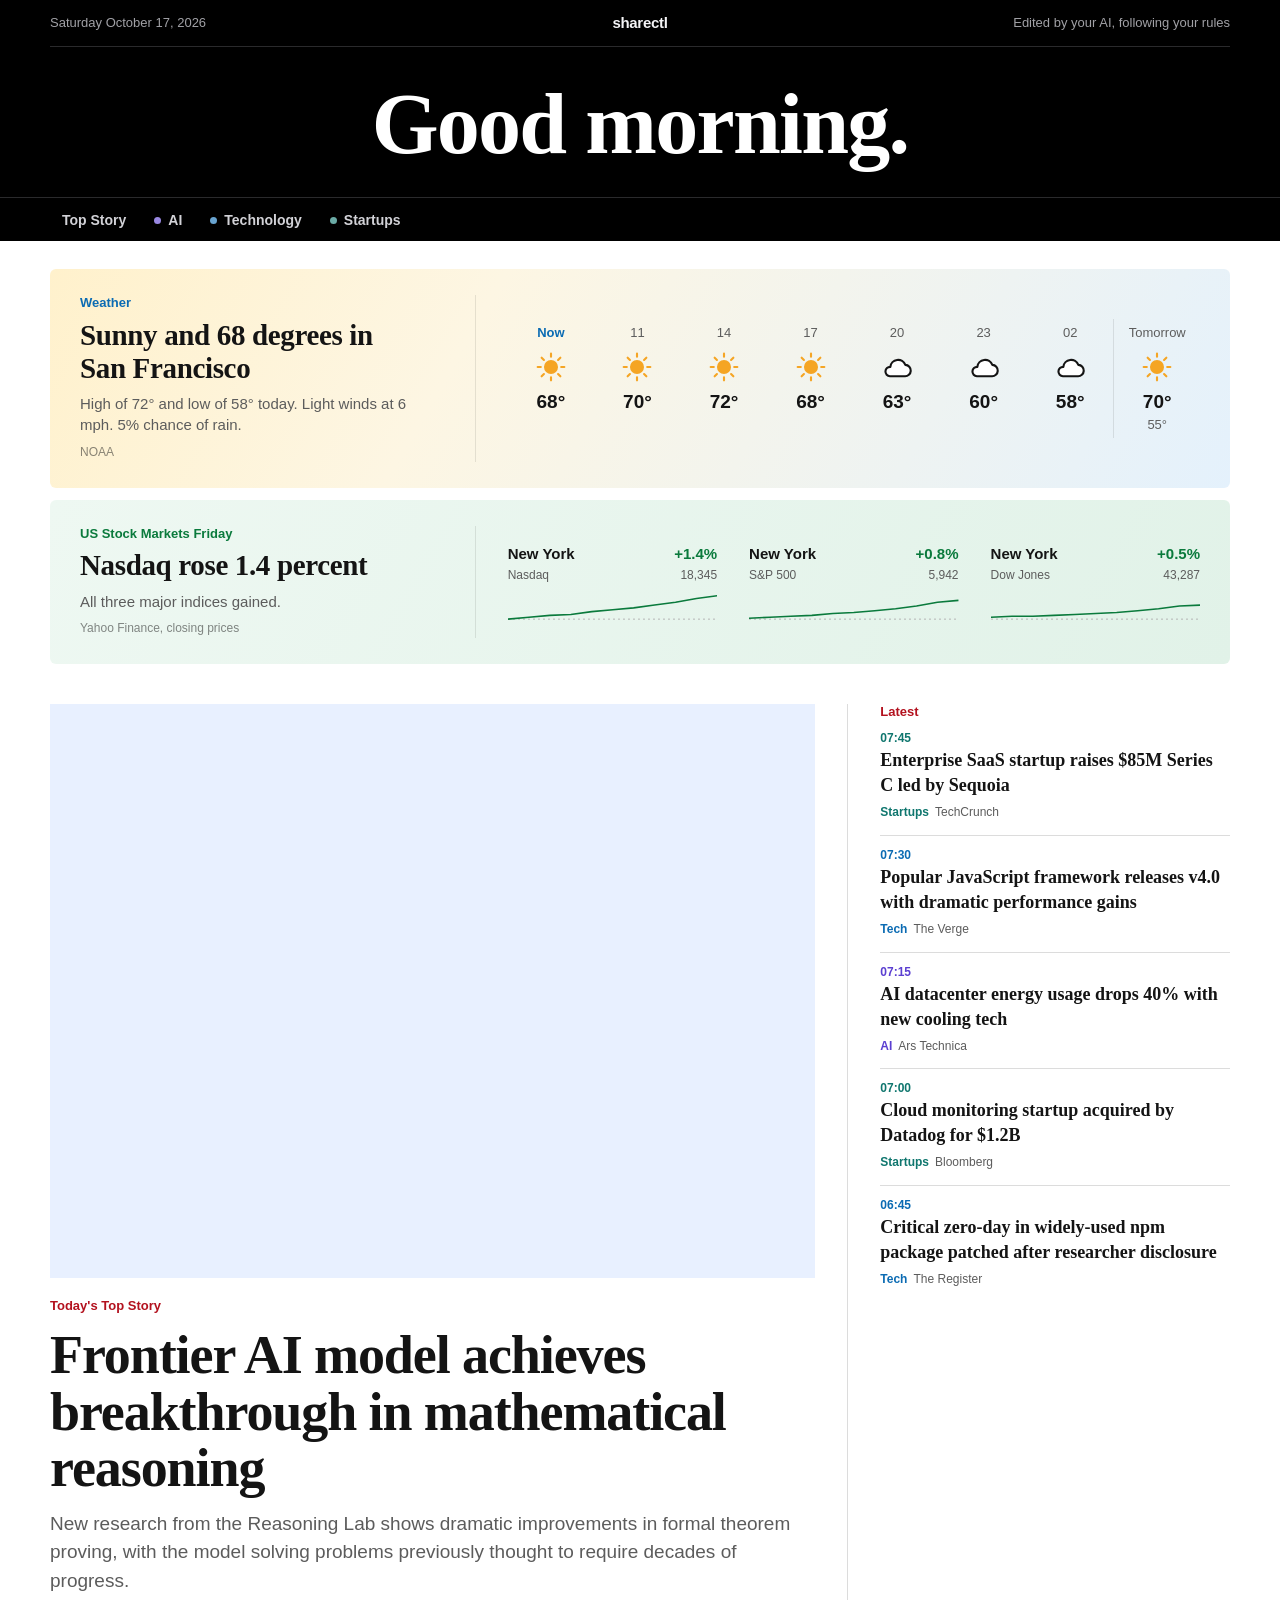
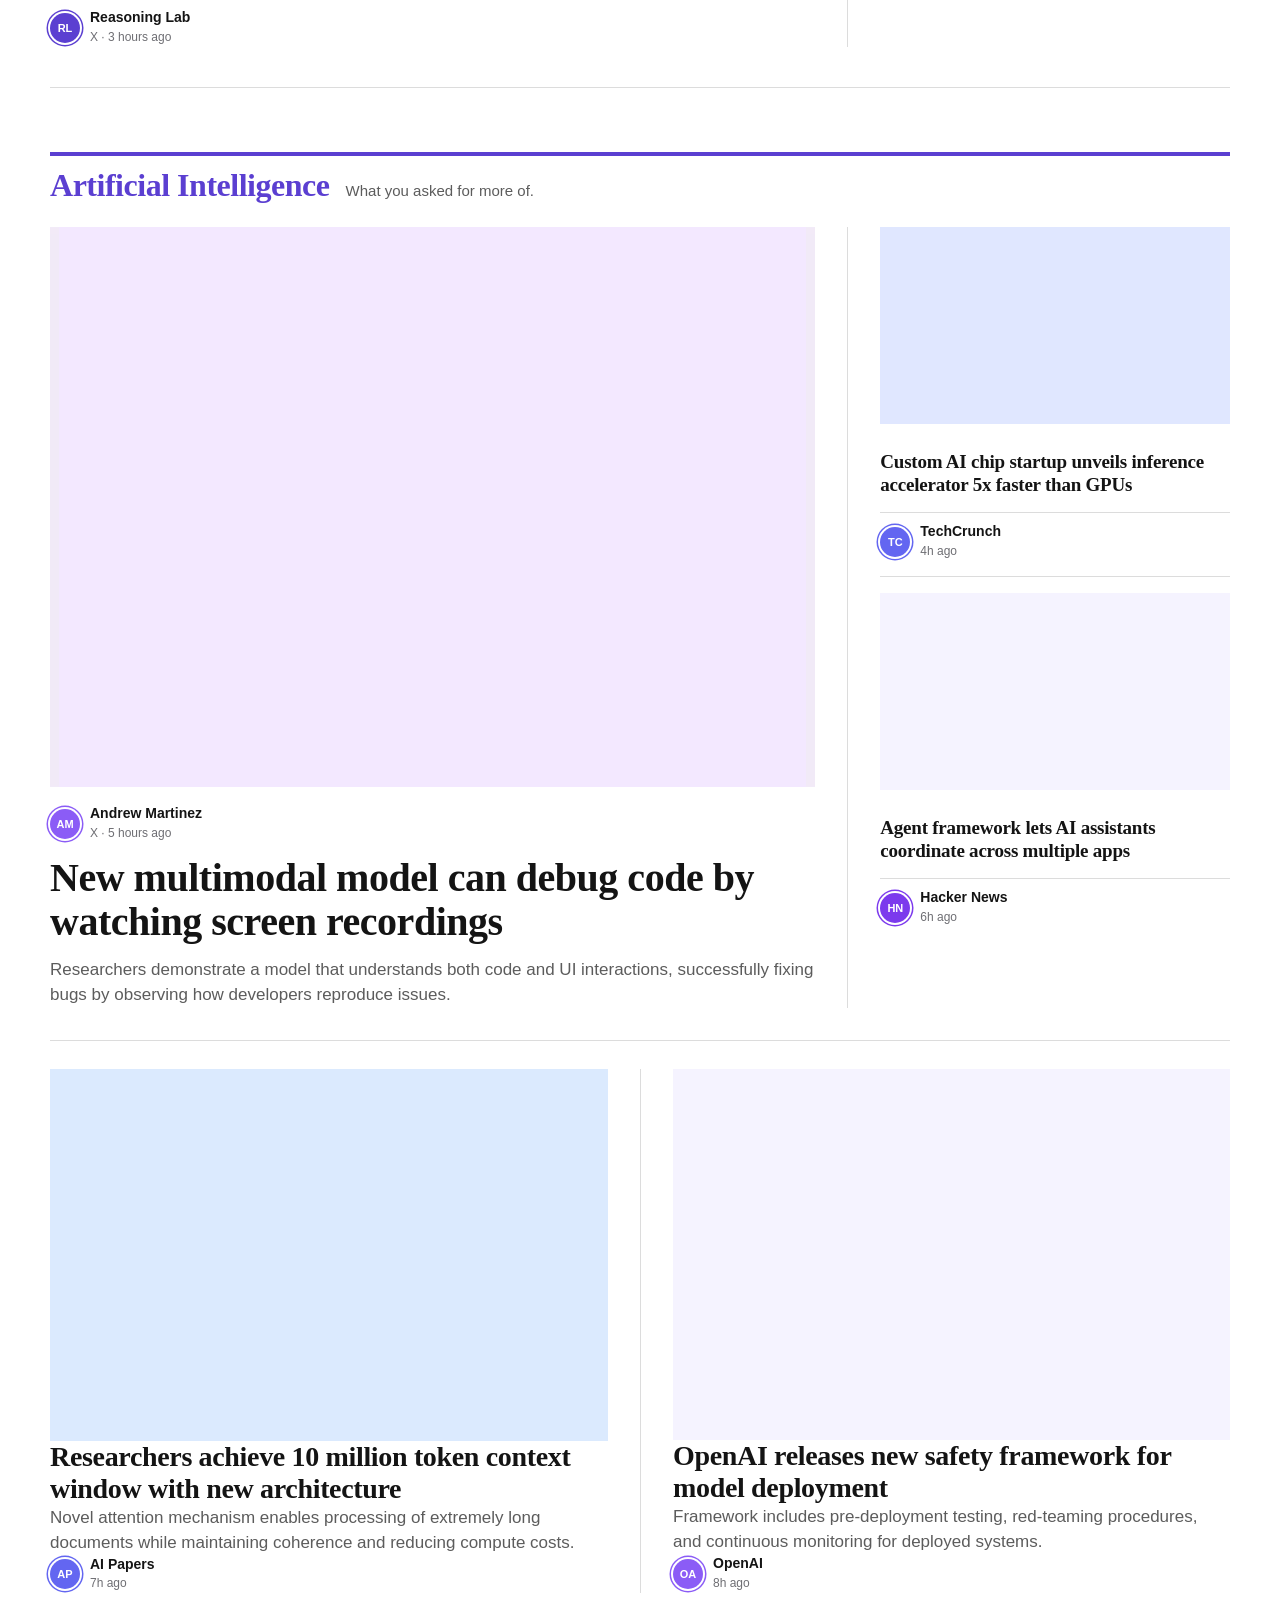
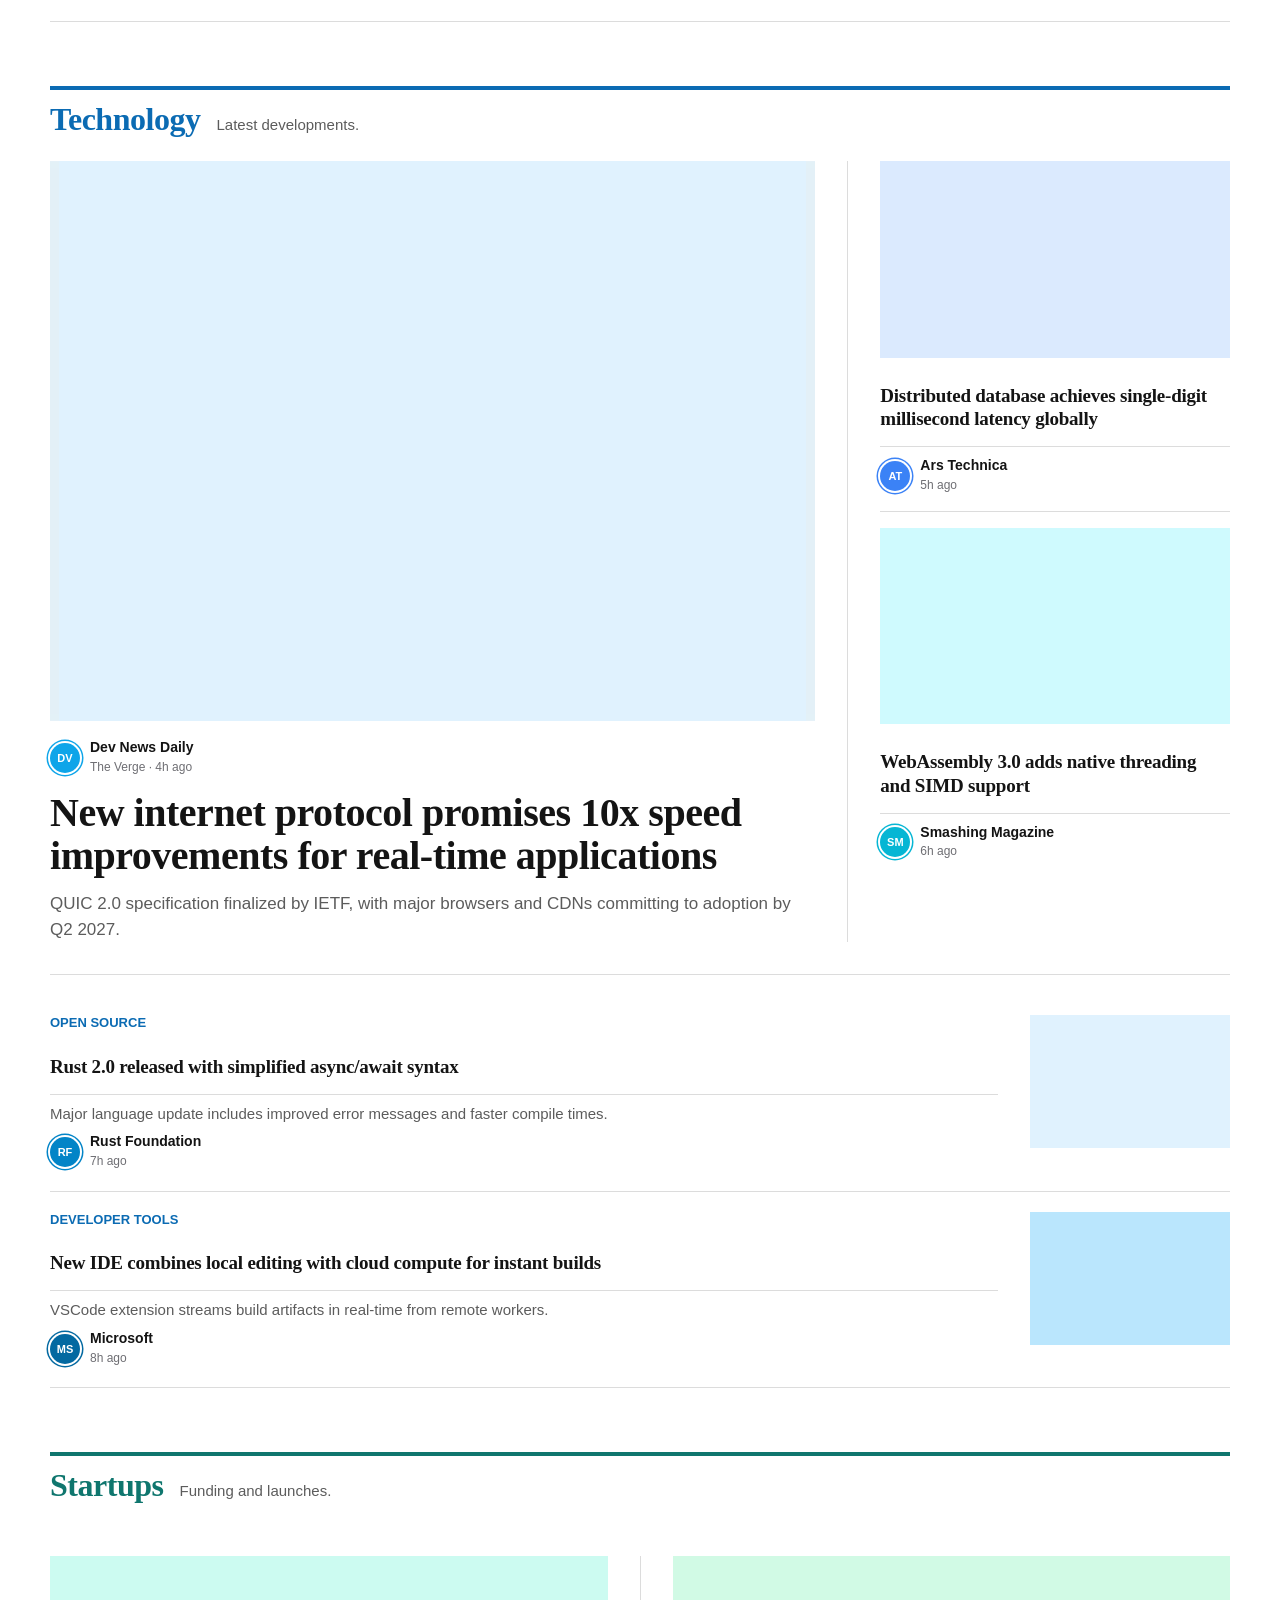
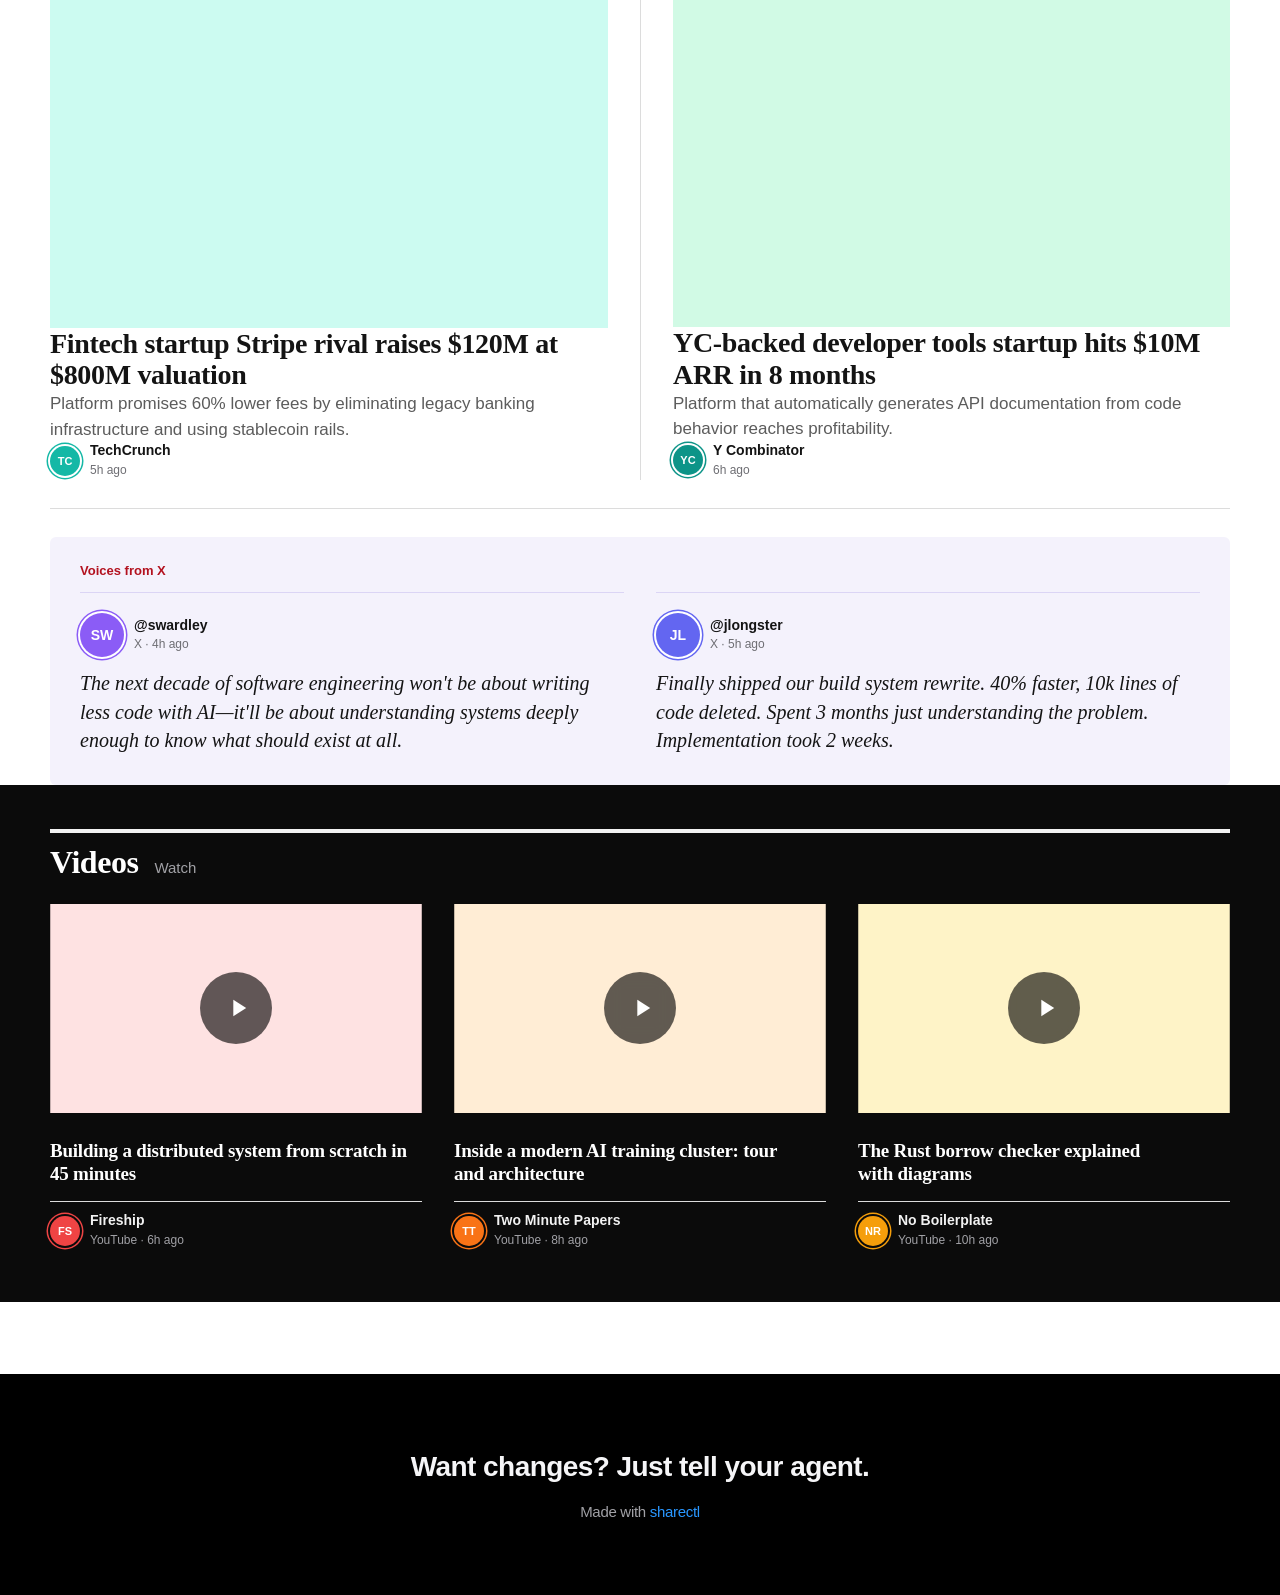
<file: examples/example.html>
<!doctype html><html lang="en"><head><meta charset="utf-8"><meta name="viewport" content="width=device-width,initial-scale=1">
<title>sharectl · Your Edition, Saturday Oct 17, 2026</title><meta property="og:type" content="website"><meta property="og:locale" content="en_US"><meta property="og:site_name" content="sharectl"><meta property="og:title" content="sharectl · Your Edition, Saturday Oct 17, 2026"><meta property="og:description" content="Your personalized newspaper, curated by your AI agent"><meta property="og:image" content="og.png"><meta property="og:image:width" content="1200"><meta property="og:image:height" content="630"><meta name="twitter:card" content="summary_large_image"><meta name="twitter:title" content="sharectl · Your Edition, Saturday Oct 17, 2026"><meta name="twitter:description" content="Your personalized newspaper, curated by your AI agent"><meta name="twitter:image" content="og.png"><meta name="description" content="Your personalized newspaper, curated by your AI agent"><link rel="icon" href="data:image/svg+xml,%3Csvg xmlns='http://www.w3.org/2000/svg' viewBox='0 0 32 32'%3E%3Crect width='32' height='32' rx='8'/%3E%3Ccircle cx='10' cy='16' r='3.6' fill='%23fff'/%3E%3Cpath d='M13.7 10.7a6.5 6.5 0 0 1 0 10.6M16.3 7a11 11 0 0 1 0 18' fill='none' stroke='%23fff' stroke-width='2.4' stroke-linecap='round'/%3E%3C/svg%3E"><meta name="theme-color" content="#000000"><style>:root{--ink:#1d1d1f;--g:#6e6e73;--mist:#f5f5f7;--link:#0066cc;
--font:"SF Pro Display","SF Pro Text",-apple-system,BlinkMacSystemFont,"Helvetica Neue",Helvetica,Arial,sans-serif;--wrap:min(1120px,calc(100% - 40px))}
*{box-sizing:border-box}body{margin:0;background:#fff;color:var(--ink);font-family:var(--font);font-size:17px;line-height:1.47;letter-spacing:-.011em;-webkit-font-smoothing:antialiased}
h1,h2,h3,p,ul{margin:0}ul{padding:0;list-style:none}a{color:inherit;text-decoration:none}a:hover{text-decoration:underline}
img{display:block;width:100%;height:100%;object-fit:cover}
.nav{position:sticky;top:0;z-index:9;height:48px;display:flex;align-items:center;justify-content:space-between;padding:0 max(20px,calc((100% - 1120px)/2));background:rgba(0,0,0,.8);backdrop-filter:saturate(180%) blur(20px);color:#f5f5f7;font-size:13px}
.logo{font-weight:600;font-size:15px}.navr{color:#a1a1a6}
.mast{background:#000;color:#f5f5f7;text-align:center;padding:88px 20px 80px}
.date{color:#a1a1a6;font-size:15px;font-weight:600;margin-bottom:14px}
.mast h1{font-size:clamp(48px,9vw,96px);line-height:1.02;letter-spacing:-.035em;font-weight:700}
.intro{max-width:640px;margin:26px auto 0;font-size:21px;line-height:1.42;color:#a1a1a6;font-weight:500}
.rules{display:flex;gap:8px;justify-content:center;flex-wrap:wrap;margin-top:30px}
.rules li{border:1px solid #2c2c2e;background:#1c1c1e;border-radius:999px;padding:6px 14px;font-size:13px;color:#f5f5f7}
main{width:var(--wrap);margin:0 auto}
.lead{display:grid;grid-template-columns:1.35fr 1fr;gap:44px;align-items:center;padding:64px 0;border-bottom:1px solid #d2d2d7}
.lph{border-radius:22px;overflow:hidden;aspect-ratio:4/3;background:var(--mist)}
.kick{color:#f25c7a;font-weight:600;font-size:14px;margin-bottom:16px}
.lead h2{font-size:40px;line-height:1.08;letter-spacing:-.028em;margin:16px 0 14px}
.lead .dek{font-size:19px;color:var(--g)}
.by{display:flex;align-items:center;gap:10px;font-size:15px}.by b{display:block;line-height:1.2}.by small{color:var(--g);font-size:13px}
.av{width:36px;height:36px;border-radius:50%;flex:none;background:var(--c);color:#fff;display:grid;place-items:center;font-weight:700;font-size:13px;overflow:hidden;box-shadow:0 0 0 2px #fff,0 0 0 4px var(--c)}
.why{margin-top:16px;display:flex;gap:9px;align-items:baseline;font-size:14px;color:var(--g);background:var(--mist);padding:10px 14px;border-radius:12px}
.why .dot{width:7px;height:7px;border-radius:50%;background:var(--c,#0066cc);flex:none;transform:translateY(-1px)}
.lead .why{--c:#f25c7a}
.sec{padding:64px 0 8px}.sec header{display:flex;align-items:baseline;gap:16px;margin-bottom:28px}
.sec h2{font-size:48px;letter-spacing:-.03em;line-height:1}.sec header p{color:var(--g);font-size:19px}
.grid{display:grid;grid-template-columns:repeat(6,1fr);gap:28px}
.card{grid-column:span 2;display:flex;flex-direction:column;gap:12px}
.card h3{font-size:22px;line-height:1.18;letter-spacing:-.02em}
.card .dek{color:var(--g);font-size:15px;display:-webkit-box;-webkit-line-clamp:3;-webkit-box-orient:vertical;overflow:hidden}
.card .why{margin-top:auto}
.ph{border-radius:18px;overflow:hidden;aspect-ratio:16/10;background:var(--mist)}
.card.l{grid-column:span 4;grid-row:span 2}.card.l .why{margin-top:12px}.grid{grid-auto-flow:dense}.card.l .ph{aspect-ratio:16/9}.card.l h3{font-size:32px}
.quote{background:#000;color:#f5f5f7;border-radius:22px;padding:26px}
.quote h3{font-size:26px;position:relative;padding-top:34px}.quote h3::before{content:"\201C";position:absolute;top:-18px;left:-4px;font-size:84px;color:var(--c);line-height:1}
.quote .by small,.quote .dek{color:#a1a1a6}.quote .dek{-webkit-line-clamp:7;font-size:16px}.quote .why{background:#1c1c1e;color:#a1a1a6}.quote .av{box-shadow:0 0 0 2px #000,0 0 0 4px var(--c)}
.sv .grid{grid-template-columns:1fr 1fr 1fr}.sv .card{grid-column:auto}
.sec.sv{background:transparent}
.soc .grid{grid-template-columns:repeat(4,1fr);align-items:start}.soc .card{grid-column:auto}.card.h{grid-column:span 3}.soc .ptext{font-size:18px}.soc .why{margin-top:4px}
.post{background:var(--mist);border-radius:22px;padding:24px}
.ptext{font-size:22px;line-height:1.3;letter-spacing:-.018em;font-weight:500}
.pimg{border-radius:14px;aspect-ratio:4/3;height:auto}.more{color:var(--link);font-size:15px}
.post .why{background:#fff}
video{width:100%;border-radius:18px;background:#000}
.foot{background:#000;color:#f5f5f7;text-align:center;padding:72px 20px;margin-top:72px}
.foot p{font-size:28px;font-weight:600;letter-spacing:-.02em;max-width:640px;margin:0 auto}
.foot .sm{font-size:15px;font-weight:400;color:#a1a1a6;margin-top:14px}
@media (max-width:820px){.lead{grid-template-columns:1fr;gap:24px;padding:36px 0}.lead h2{font-size:30px}
.grid,.sv .grid,.soc .grid{grid-template-columns:1fr;gap:36px}.card,.card.l,.card.h{grid-column:auto;grid-row:auto}.card.l h3{font-size:26px}
.sec{padding:44px 0 0}.sec h2{font-size:36px}.sec header{flex-direction:column;gap:4px}.mast{padding:60px 20px 56px}.intro{font-size:18px}.navr{display:none}
.foot p{font-size:22px}}
.card.vid{grid-column:1/-1;display:grid;grid-template-columns:1.6fr 1fr;gap:36px;align-items:center;background:#000;color:#f5f5f7;border-radius:26px;padding:28px}
.vwrap{position:relative;border-radius:18px;overflow:hidden;background:#111;aspect-ratio:16/9}.vwrap video{width:100%;height:100%;object-fit:cover;display:block;border-radius:0}
.dur{position:absolute;left:14px;top:14px;background:rgba(0,0,0,.6);backdrop-filter:blur(10px);color:#fff;font-size:13px;font-weight:600;padding:5px 11px;border-radius:999px;pointer-events:none}
.vtxt{display:flex;flex-direction:column;gap:12px}.vid .kick{color:var(--c);margin:0}
.vid h3{font-size:30px;line-height:1.1}.vid .dek{color:#a1a1a6;font-size:16px;-webkit-line-clamp:5}
.vid .by small{color:#a1a1a6}.vid .av{box-shadow:0 0 0 2px #000,0 0 0 4px var(--c)}.vid .more{color:#2997ff}
.vid .why{background:#1c1c1e;color:#a1a1a6}
@media (max-width:820px){.card.vid{grid-template-columns:1fr;gap:18px;padding:16px;border-radius:22px;margin:0 -4px}.vid h3{font-size:24px}}

.news .by{position:relative}.news .by>span:not(.av){flex:1;min-width:0}.news .by small{display:block}
.follow{flex:none;margin-left:auto;border:1px solid #d2d2d7;background:#fff;color:var(--ink);border-radius:999px;padding:6px 12px;font:600 13px/1 var(--font);cursor:pointer}
.follow:hover{background:#1d1d1f;color:#fff;border-color:#1d1d1f}
.av.org{background:#fff;box-shadow:0 0 0 1px #d2d2d7}.av.org img{object-fit:contain;padding:5px}
.src{font-size:13px;color:var(--g);font-weight:600;margin-top:-4px}
.xt{font-size:17px;line-height:1.42;white-space:pre-line}.xt.big{font-size:22px;line-height:1.3;font-weight:500;letter-spacing:-.018em}
.xq{background:var(--mist);color:var(--ink)}.xq .by small{color:var(--g)}.xq .why{background:#fff;color:var(--g)}.xq .av{box-shadow:0 0 0 2px var(--mist),0 0 0 4px var(--c)}
blockquote{margin:0;border-left:3px solid var(--c);padding:4px 0 4px 14px;color:var(--g);font-size:15px}blockquote b{display:block;color:var(--ink);font-size:14px}
.via{font-size:13px;color:var(--g);font-weight:600}.foot2{display:flex;justify-content:space-between;align-items:center;font-size:14px;color:var(--g)}
.card.img .ph{aspect-ratio:auto;max-height:420px}.card.img .ph img{height:auto;max-height:420px}
.lead .dek{white-space:pre-line}.lph{aspect-ratio:auto}.lph img{height:auto}
.vid .vwrap{aspect-ratio:auto;max-height:520px;display:flex;justify-content:center}.vid .vwrap video{height:auto;max-height:520px;object-fit:contain}

html{scroll-behavior:smooth;scroll-padding-top:110px}
.snav{position:sticky;top:48px;z-index:8;background:rgba(255,255,255,.82);backdrop-filter:saturate(180%) blur(20px);-webkit-backdrop-filter:saturate(180%) blur(20px);border-bottom:1px solid rgba(0,0,0,.08)}
.snav-in{width:var(--wrap);margin:0 auto;display:flex;gap:8px;padding:10px 0;overflow-x:auto;scrollbar-width:none;-webkit-overflow-scrolling:touch}
.snav-in::-webkit-scrollbar{display:none}
.pill{flex:none;display:inline-flex;align-items:center;gap:7px;padding:7px 14px;border-radius:999px;border:1px solid #d2d2d7;background:#fff;color:var(--ink);font:500 14px/1 var(--font);text-decoration:none;cursor:pointer;transition:background .25s,color .25s,border-color .25s}
.pill:hover{text-decoration:none;border-color:#86868b}
.pill span{font-size:12px;color:var(--g);background:var(--mist);border-radius:999px;padding:2px 7px;transition:inherit}
.pill.on{background:#1d1d1f;color:#fff;border-color:#1d1d1f}.pill.on span{background:#3a3a3c;color:#f5f5f7}
.why-btn{margin-left:auto;background:var(--mist);border-color:transparent}.why-btn[aria-expanded=true]{background:#0066cc;color:#fff}
.varfor{position:sticky;top:105px;z-index:7}
.vin{width:var(--wrap);margin:10px auto 0;background:#000;color:#f5f5f7;border-radius:20px;padding:22px 26px;font-size:15px;line-height:1.5;box-shadow:0 20px 50px rgba(0,0,0,.25)}
.vin h3{font-size:19px;margin-bottom:8px}.vin ul{display:flex;flex-wrap:wrap;gap:6px;margin:12px 0}.vin li{background:#1c1c1e;border:1px solid #2c2c2e;border-radius:999px;padding:5px 12px;font-size:13px}
.vin p{color:#a1a1a6}.vin b{color:#f5f5f7}
@media (max-width:820px){.snav-in{width:100%;padding:10px 16px}.why-btn{margin-left:0}.varfor{top:103px}.vin{width:calc(100% - 24px)}}

.card,.ltxt{container-type:inline-size}
.fb{position:relative;display:flex;align-items:center;gap:6px;margin-top:auto;padding-top:12px;flex-wrap:wrap}
.fbp .s{display:none}
@container (max-width:430px){.fbp .l{display:none}.fbp .s{display:inline}.fbi{width:32px;height:32px}.fbp{padding:8px 11px}.fb{gap:5px}}
.fb button{font:500 13px/1 var(--font);cursor:pointer;border-radius:999px;transition:background .2s,color .2s,border-color .2s,transform .15s}
.fb button:active{transform:scale(.94)}
.fbi{width:34px;height:34px;border:1px solid #d2d2d7;background:#fff;color:var(--g);display:grid;place-items:center;font-size:15px;padding:0}
.fbi[data-a=up],.fbi[data-a=down]{filter:grayscale(1);opacity:.8}
.fbi[aria-pressed=true]{filter:none;opacity:1;background:#1d1d1f;border-color:#1d1d1f}
.fbp{border:1px solid #d2d2d7;background:#fff;color:var(--ink);padding:9px 13px}
.fbp[aria-pressed=true]{background:#1d1d1f;color:#fff;border-color:#1d1d1f}
.fbp[data-a=less][aria-pressed=true]{background:#6e6e73;border-color:#6e6e73}
.fbsp{flex:1}
.info{font-size:16px}.info[aria-expanded=true]{background:#0066cc;border-color:#0066cc;color:#fff}
.fbm{position:relative}.menu{display:none;position:absolute;right:0;bottom:42px;z-index:5;background:#fff;border-radius:14px;box-shadow:0 12px 40px rgba(0,0,0,.18),0 0 0 1px rgba(0,0,0,.06);padding:6px;min-width:170px}
.fbm.open .menu{display:block}.menu button{display:block;font-size:14px!important;width:100%;text-align:left;border:0;background:none;padding:10px 12px;border-radius:9px;font-size:14px;color:var(--ink)}
.menu button:hover{background:var(--mist)}.menu [data-a=hide]{color:#d70015}
.whypop{display:none;flex-basis:100%;gap:9px;align-items:baseline;font-size:14px;color:var(--g);background:var(--mist);padding:10px 14px;border-radius:12px;margin-top:4px}
.whypop .dot{width:7px;height:7px;border-radius:50%;background:var(--c,#0066cc);flex:none;display:inline-block;margin-right:8px;transform:translateY(-1px)}
.fb.why-open .whypop{display:block;animation:pop .25s var(--ease,ease)}
@media (hover:hover){.info:hover~.whypop{display:block}}
@keyframes pop{from{opacity:0;transform:translateY(-4px)}to{opacity:1;transform:none}}
.quote .fbi,.quote .fbp,.vid .fbi,.vid .fbp{background:#1c1c1e;border-color:#2c2c2e;color:#f5f5f7}
.quote .fbi[aria-pressed=true],.quote .fbp[aria-pressed=true],.vid .fbi[aria-pressed=true],.vid .fbp[aria-pressed=true]{background:#f5f5f7;color:#1d1d1f}
.quote .whypop,.vid .whypop{background:#1c1c1e;color:#a1a1a6}
.xq .fbi,.xq .fbp{background:#fff;border-color:#d2d2d7;color:var(--ink)}.xq .whypop{background:#fff;color:var(--g)}
.xq .fbi[aria-pressed=true],.xq .fbp[aria-pressed=true]{background:#1d1d1f;color:#fff}
.gone{opacity:0;transform:scale(.97);transition:opacity .35s,transform .35s}.hid{display:none!important}
.learn{margin-top:16px;padding-top:14px;border-top:1px solid #2c2c2e}.learn h4{font-size:15px;margin-bottom:8px}
#learned{display:flex;flex-wrap:wrap;gap:6px;margin:0 0 12px}#learned li{border-radius:999px;padding:5px 12px;font-size:13px;background:#1c1c1e;border:1px solid #2c2c2e}
#learned .p{color:#30d158}#learned .m{color:#ff9f0a}#learned .h{color:#ff453a}#learned .f{color:#2997ff}#learned .empty{border:0;background:none;padding:0;color:#a1a1a6}
.lact{display:flex;gap:8px;align-items:center}.pill.dark{background:#f5f5f7;color:#1d1d1f;border-color:#f5f5f7}.pill.ghost{background:transparent;color:#a1a1a6;border-color:#3a3a3c}
#fb-count{font-size:13px;color:#a1a1a6}.hint{font-size:12px;margin-top:10px}.hint code{background:#1c1c1e;padding:2px 6px;border-radius:6px;color:#f5f5f7}
.vin{max-height:calc(100vh - 140px);overflow:auto}
.toast{position:fixed;left:50%;bottom:28px;transform:translate(-50%,20px);opacity:0;background:#1d1d1f;color:#fff;padding:12px 18px;border-radius:999px;font-size:14px;z-index:20;transition:.3s;display:flex;gap:14px;align-items:center;pointer-events:none}
.toast.on{opacity:1;transform:translate(-50%,0);pointer-events:auto}.toast button{background:none;border:0;color:#2997ff;font:600 14px var(--font);cursor:pointer}

.yt{position:relative;display:block;width:100%;aspect-ratio:16/9;border:0;padding:0;border-radius:18px;overflow:hidden;background:#000 center/cover no-repeat;cursor:pointer}
.yt img{width:100%;height:100%;object-fit:cover;transition:transform .5s var(--ease,ease),filter .3s}.yt:hover img{transform:scale(1.03);filter:brightness(.85)}
.yt .play{position:absolute;left:50%;top:50%;width:72px;height:72px;margin:-36px 0 0 -36px;border-radius:50%;background:rgba(0,0,0,.62);backdrop-filter:blur(10px);display:grid;place-items:center;transition:transform .2s,background .2s}
.yt .play svg{width:28px;height:28px;margin-left:4px;fill:#fff}.yt:hover .play{transform:scale(1.08);background:#ff0033}
.yt .badge{position:absolute;left:12px;top:12px;background:rgba(0,0,0,.6);color:#fff;font:600 12px/1 var(--font);padding:6px 10px;border-radius:999px;backdrop-filter:blur(8px)}
.yt iframe{position:absolute;inset:0;width:100%;height:100%;border:0}
.ytc .note-src{font-size:12px;color:var(--g)}
.ytfile{display:block;font-size:13px;color:var(--link)}
</style><style>
/* Newspaper edition styles - newspaper layout with serif headlines, columns and hierarchy */

.tid {
  --w: min(1180px, calc(100% - 40px));
  --ink: #141414;
  --mute: #5c5c5c;
  --rule: #dcdcdc;
  --red: #b3121f;
  --up: #0a7a3c;
  --gut: 32px;
  --serif: "Charter", "Iowan Old Style", Georgia, serif;
  --sans: -apple-system, BlinkMacSystemFont, "SF Pro Text", "Helvetica Neue", Arial, sans-serif;
  background: #fff; color: var(--ink); font-family: var(--sans); letter-spacing: 0;
}
html:has(.tid) { scroll-padding-top: 64px; }
.tid .w { width: var(--w); margin-inline: auto; }
.tid main { width: auto; margin: 0; }
.tid ol { margin: 0; padding: 0; list-style: none; }
.vinjett { font: 700 13px/1.2 var(--sans); color: var(--red); }

/* Huvud: Header with date and newspaper name */
.huvud { background: #000; color: #f5f5f7; }
.h-rad { display: grid; grid-template-columns: 1fr auto 1fr; align-items: center; gap: 16px; padding: 12px 0; border-bottom: 1px solid #2a2a2c; font-size: 13px; color: #a1a1a6; }
.h-rad b { font-size: 15px; font-weight: 700; letter-spacing: -.02em; color: #f5f5f7; }
.h-rad span:last-child { text-align: right; }
.h-namn { padding: 34px 0 30px; text-align: center; }
.h-namn a { font-family: var(--serif); font-size: clamp(44px, 7vw, 86px); line-height: 1; font-weight: 700; letter-spacing: -.02em; }
.h-namn a, .h-namn a:hover { color: #fff; text-decoration: none; }

/* Section navigation */
.tid .snav { top: 0; background: #000; border-top: 1px solid #2a2a2c; border-bottom: 0; }
.tid .snav-in { width: var(--w); gap: 4px; padding: 0; }
.tid .pill { padding: 15px 12px 14px; border: 0; border-radius: 0; background: none; color: #d2d2d7; font: 600 14px/1 var(--sans); box-shadow: inset 0 -3px 0 transparent; transition: color .2s, box-shadow .2s; }
.tid .pill span { display: none; }
.tid .pill:hover { color: #fff; box-shadow: inset 0 -3px 0 #3a3a3c; }
.tid .pill.on { background: none; color: #fff; box-shadow: inset 0 -3px 0 var(--ljus, #fff); }
.tid .pill[style] { --ljus: color-mix(in srgb, var(--s) 62%, #fff); }
.tid .pill[style]::before { content: ""; width: 7px; height: 7px; border-radius: 50%; background: var(--ljus); }
.tid .why-btn, .tid .why-btn[aria-expanded=true] { margin-left: auto; background: none; color: #ff8a8f; }
.tid .varfor { top: 52px; }

/* Bild: Images */
.tid .bild { position: relative; display: block; overflow: hidden; aspect-ratio: 3 / 2; background: #eee; }
.tid .bild img { width: 100%; height: 100%; object-fit: cover; }
.tid .bild.hel { display: grid; place-items: center; aspect-ratio: auto; isolation: isolate; }
.tid .bild.hel::before {
  content: ""; position: absolute; inset: -40px; z-index: -1;
  background: var(--img) center / cover; filter: blur(30px) saturate(1.3); opacity: .55; transform: scale(1.1);
}
.tid .bild.hel img { width: auto; max-width: 100%; height: auto; max-height: 600px; object-fit: contain; }

/* Headlines and text */
.tid .rub { font-family: var(--serif); font-weight: 700; letter-spacing: -.012em; text-wrap: pretty; }
.tid .rub.jatte { font-size: clamp(34px, 4.4vw, 54px); line-height: 1.04; letter-spacing: -.02em; }
.tid .rub.stor { font-size: clamp(28px, 3.2vw, 40px); line-height: 1.08; }
.tid .rub.mellan { font-size: clamp(22px, 2.2vw, 28px); line-height: 1.14; }
.tid .rub.liten { font-size: 19px; line-height: 1.22; }
.tid .xt.rub { white-space: pre-line; }
.tid .xt.rub.stor { font-size: clamp(22px, 2.4vw, 30px); line-height: 1.3; font-weight: 600; }
.tid .xt.rub.mellan { font-size: 21px; line-height: 1.35; font-weight: 600; }
.tid .xt.rub.liten { font-size: 17px; line-height: 1.38; font-weight: 600; }
.tid .dek { font-size: 17px; line-height: 1.5; color: var(--mute); white-space: pre-line; }
.tid .by { gap: 10px; font-size: 14px; }
.tid .by small { font-size: 12px; }
.tid .av { width: 30px; height: 30px; font-size: 11px; box-shadow: 0 0 0 2px #fff, 0 0 0 3.5px var(--c); }
.tid blockquote { font-size: 15px; }
.tid .foot2 { font-size: 13px; }
.tid .more { font-size: 14px; }
.tid .fb { gap: 6px; padding-top: 8px; }
.tid .fbi { width: 30px; height: 30px; font-size: 13px; }
@media (hover: hover) {
  .tid .it .fb > button, .tid .it .fbm > button { opacity: .45; transition: opacity .2s; }
  .tid .it:hover .fb > button, .tid .it:hover .fbm > button, .tid .fb:focus-within button, .tid .fbi[aria-pressed=true] { opacity: 1; }
}

/* Morning modules: weather, hockey, stocks */
.morgon { display: grid; gap: 12px; margin-top: 28px; }
.m-mod {
  --accent: var(--ink); --panel: #f4f5f7;
  display: grid; grid-template-columns: minmax(0, 4fr) minmax(0, 8fr); gap: var(--gut); align-items: center;
  padding: 26px 30px; border-radius: 6px; background: var(--panel);
}
.m-mod .vinjett { display: flex; align-items: center; gap: 8px; color: var(--accent); }
.m-mod .m-kalla { color: rgba(20, 20, 20, .5); }

/* Weather: sky gradient based on conditions */
.vader { --accent: #0b6bb3; }
.v-sol { --panel: linear-gradient(120deg, #fff1cc 0%, #fdf6e3 35%, #e4f1fc 100%); }
.v-halv { --panel: linear-gradient(120deg, #fff4d9 0%, #eef5fc 45%, #dcebfa 100%); }
.v-moln, .v-dimma { --panel: linear-gradient(120deg, #f1f4f8 0%, #e2e8f0 100%); --accent: #44607f; }
.v-regn, .v-aska { --panel: linear-gradient(120deg, #e6ecf4 0%, #d3dde9 100%); --accent: #2f5a8a; }
.v-sno { --panel: linear-gradient(120deg, #f7fafd 0%, #e5eef8 100%); }

/* Hockey: ice and Swedish flag */
.hockey { --accent: #1b4f9c; --panel: linear-gradient(120deg, #eef4fb 0%, #e3edf8 100%); align-items: start; }
.flagga {
  flex: none; width: 18px; height: 12px; border-radius: 2px;
  background:
    linear-gradient(to right, transparent 5px, #fecc00 5px, #fecc00 8px, transparent 8px),
    linear-gradient(to bottom, transparent 4.5px, #fecc00 4.5px, #fecc00 7.5px, transparent 7.5px),
    #006aa7;
}

/* Stocks: red when down, green when up */
.borsen.ned { --accent: var(--red); --panel: linear-gradient(120deg, #fcf0f0 0%, #f8e4e4 100%); }
.borsen.upp { --accent: var(--up); --panel: linear-gradient(120deg, #eef8f2 0%, #e1f2e8 100%); }
.m-text { display: flex; flex-direction: column; gap: 8px; }
.m-rub { font-family: var(--serif); font-size: clamp(22px, 2.3vw, 29px); line-height: 1.14; font-weight: 700; letter-spacing: -.012em; text-wrap: pretty; }
.m-sub { font-size: 15px; line-height: 1.45; color: var(--mute); }
.m-kalla { font-size: 12px; color: #8a8a8a; }
.m-data { align-self: stretch; display: flex; flex-direction: column; justify-content: center; padding-left: var(--gut); border-left: 1px solid rgba(20, 20, 20, .1); }

.timmar { display: grid; grid-template-columns: repeat(8, minmax(0, 1fr)); }
.timmar li { display: flex; flex-direction: column; align-items: center; gap: 8px; padding: 4px 0; font-size: 13px; color: var(--mute); }
.timmar b { font-size: 19px; line-height: 1; color: var(--ink); font-variant-numeric: tabular-nums; }
.timmar small { margin-top: -4px; font-size: 13px; }
.timmar .imorgon { border-left: 1px solid rgba(20, 20, 20, .1); }
.timmar .nu span { font-weight: 700; color: var(--accent); }
.ik { width: 34px; height: 34px; fill: none; stroke: var(--ink); stroke-width: 1.5; stroke-linecap: round; stroke-linejoin: round; }
.ik .sun { fill: #f5a524; stroke: #f5a524; }
.ik .ray { stroke: #f5a524; }
.ik .cloud { fill: #fff; }
.ik .dot { fill: var(--ink); stroke: none; }

.spelare li { display: grid; grid-template-columns: minmax(0, 1.3fr) minmax(0, 1.5fr) minmax(0, 1.2fr); gap: 16px; align-items: baseline; padding: 9px 0; border-bottom: 1px solid rgba(20, 20, 20, .08); font-size: 15px; }
.spelare li:last-child { border-bottom: 0; }
.spelare b { font-weight: 700; }
.spelare small { display: block; font-size: 12px; color: var(--mute); }
.spelare .p { font-variant-numeric: tabular-nums; }
.spelare .r { font-size: 13px; color: var(--mute); text-align: right; font-variant-numeric: tabular-nums; }
.matcher { margin-top: 12px; padding-top: 10px; border-top: 1px solid rgba(20, 20, 20, .1); font-size: 13px; color: var(--mute); }

.index { display: grid; grid-template-columns: repeat(3, minmax(0, 1fr)); column-gap: var(--gut); }
.index li { display: grid; grid-template-columns: 1fr auto; grid-template-areas: "stad chg" "namn varde" "spark spark"; gap: 2px 8px; padding: 10px 0; border-bottom: 1px solid rgba(20, 20, 20, .08); }
.index li:nth-last-child(-n+3) { border-bottom: 0; }
.index .stad { grid-area: stad; font-size: 15px; font-weight: 700; }
.index .chg { grid-area: chg; font-size: 15px; font-weight: 700; text-align: right; font-variant-numeric: tabular-nums; }
.index .namn { grid-area: namn; font-size: 12px; color: var(--mute); }
.index .varde { grid-area: varde; font-size: 12px; color: var(--mute); text-align: right; font-variant-numeric: tabular-nums; }
.index .ned .chg { color: var(--red); }
.index .upp .chg { color: var(--up); }
.spark { grid-area: spark; width: 100%; height: 30px; margin-top: 4px; }
.spark polyline { fill: none; stroke-width: 1.6; stroke-linejoin: round; vector-effect: non-scaling-stroke; }
.ned .spark polyline { stroke: var(--red); }
.upp .spark polyline { stroke: var(--up); }
.spark .bas { stroke: #b5b5b5; stroke-width: 1; stroke-dasharray: 2 3; vector-effect: non-scaling-stroke; }

/* Front page: lead story and latest headlines */
.forsta { display: grid; grid-template-columns: minmax(0, 8fr) minmax(0, 4fr); gap: var(--gut); margin-top: 40px; padding-bottom: 40px; border-bottom: 1px solid var(--rule); }
.f-art { display: flex; flex-direction: column; gap: 14px; }
.f-art .bild { margin-bottom: 6px; }
.f-art .dek { font-size: 19px; }
.f-side { padding-left: var(--gut); border-left: 1px solid var(--rule); }
.senaste { margin-top: 10px; }
.senaste li { padding: 13px 0; border-bottom: 1px solid var(--rule); }
.senaste li:last-child { border-bottom: 0; }
.senaste time { display: block; margin-bottom: 5px; font: 700 12px/1 var(--sans); color: var(--s, var(--red)); font-variant-numeric: tabular-nums; }
.senaste a { font-family: var(--serif); font-size: 18px; line-height: 1.25; font-weight: 700; }
.senaste small { display: block; margin-top: 5px; font-size: 12px; color: var(--mute); }
.senaste .sek { margin-right: 6px; font-weight: 700; color: var(--s, var(--ink)); }

/* Avd: Sections */
.avd { margin-top: 64px; }
.a-head { display: flex; align-items: baseline; flex-wrap: wrap; gap: 4px 16px; margin-bottom: 24px; padding-top: 12px; border-top: 4px solid var(--s, var(--ink)); }
.a-head h2 { font-family: var(--serif); font-size: 32px; line-height: 1.1; font-weight: 700; letter-spacing: -.015em; color: var(--s, var(--ink)); }
.avd .vinjett { color: var(--s, var(--red)); }
.avd .rub a:hover { color: var(--s); text-decoration: none; }
.a-head p { font-size: 15px; color: var(--mute); }

.topp { display: grid; grid-template-columns: minmax(0, 8fr) minmax(0, 4fr); gap: var(--gut); padding-bottom: 32px; border-bottom: 1px solid var(--rule); }
.topp.ensam { grid-template-columns: minmax(0, 8fr) minmax(0, 4fr); }
.huvud-art { display: flex; flex-direction: column; gap: 14px; }
.huvud-art .bild { margin-bottom: 4px; }
.t-side { display: flex; flex-direction: column; padding-left: var(--gut); border-left: 1px solid var(--rule); }
.liten { display: flex; flex-direction: column; gap: 10px; padding: 16px 0; border-bottom: 1px solid var(--rule); }
.liten:first-child { padding-top: 0; }
.liten:last-child { border-bottom: 0; }
.liten .tumme { aspect-ratio: 16 / 9; }
.liten .bild.hel img { max-height: 240px; }
.huvud-art .bild.hel img, .spalt .bild.hel img { max-height: 560px; }

/* Video from X on black background */
.tv { margin-top: 32px; padding: 44px 0; background: #0b0b0b; }
.tv-in { display: grid; grid-template-columns: minmax(0, 7fr) minmax(0, 5fr); gap: var(--gut); align-items: center; }
.tv .vwrap { width: fit-content; max-width: 100%; margin: 0 auto; aspect-ratio: auto; border-radius: 0; background: #000; }
.tv .vwrap video { display: block; width: auto; max-width: 100%; height: auto; max-height: 64vh; border-radius: 0; object-fit: contain; }
.tv-text { display: flex; flex-direction: column; gap: 14px; }
.tv .vinjett { color: color-mix(in srgb, var(--s, #ff5a5f) 55%, #fff); }

/* Dark surfaces */
.mork { color: #f2f2f2; }
.mork .rub, .mork .rub a { color: #fff; }
.mork .by small, .mork .dek, .mork .via, .mork .foot2, .mork blockquote { color: #a1a1a6; }
.mork blockquote b { color: #f2f2f2; }
.mork .av { box-shadow: 0 0 0 2px #0b0b0b, 0 0 0 3.5px var(--c); }
.mork .more { color: #4da3ff; }
.mork .fbi, .mork .fbp { background: #1c1c1e; border-color: #2c2c2e; color: #f5f5f7; }
.mork .fbi[aria-pressed=true], .mork .fbp[aria-pressed=true] { background: #f5f5f7; color: #1d1d1f; }
.mork .whypop { background: #1c1c1e; color: #a1a1a6; }
.mork .follow { background: #1c1c1e; border-color: #3a3a3c; color: #f5f5f7; }

/* Röster: Voices from X */
.roster { margin-top: 28px; padding: 26px 30px 10px; border-radius: 6px; background: color-mix(in srgb, var(--s, #888) 7%, #fff); }
.r-grid { display: grid; grid-template-columns: repeat(2, minmax(0, 1fr)); column-gap: var(--gut); margin-top: 14px; }
.rost { display: flex; flex-direction: column; gap: 12px; padding: 20px 0; border-top: 1px solid color-mix(in srgb, var(--s, #888) 22%, #fff); }
.rost .fbi { background: #fff; }
.rost .av { width: 44px; height: 44px; font-size: 14px; }
.rost .citat { font-family: var(--serif); font-size: 20px; line-height: 1.42; font-style: italic; }
.rost .fb { margin-top: auto; }

/* Two-column layout and notiser */
.tva { display: grid; grid-template-columns: repeat(2, minmax(0, 1fr)); padding: 28px 0; border-bottom: 1px solid var(--rule); }
.tva.en { grid-template-columns: minmax(0, 8fr) minmax(0, 4fr); }
.spalt { display: flex; flex-direction: column; gap: 12px; }
.tva > .spalt:first-child { padding-right: var(--gut); }
.tva > .spalt + .spalt { padding-left: var(--gut); border-left: 1px solid var(--rule); }
.notiser { padding-top: 20px; }
.notis { display: grid; grid-template-columns: minmax(0, 1fr) 200px; gap: var(--gut); align-items: start; padding: 20px 0; border-bottom: 1px solid var(--rule); }
.n-text { display: flex; flex-direction: column; gap: 8px; }
.notis .dek { display: -webkit-box; -webkit-box-orient: vertical; -webkit-line-clamp: 2; overflow: hidden; font-size: 15px; }

/* Video from YouTube: black page with boxes */
section.play { padding: 44px 0 52px; background: #0b0b0b; }
section.play .a-head { border-top-color: var(--s, #f2f2f2); }
section.play .a-head h2 { color: var(--s, #fff); }
section.play .a-head p { color: #a1a1a6; }
.p-grid { display: grid; grid-template-columns: repeat(3, minmax(0, 1fr)); gap: 32px var(--gut); }
.p-art { display: flex; flex-direction: column; gap: 10px; }
.p-grid .yt { border-radius: 0; }

@media (max-width: 860px) {
  .tid { --w: calc(100% - 32px); --gut: 20px; }
  .h-rad { grid-template-columns: 1fr auto; }
  .h-rad span:last-child { display: none; }
  .h-namn { padding: 20px 0 16px; }
  .m-mod, .forsta, .topp, .topp.ensam, .tv-in, .tva.en { grid-template-columns: minmax(0, 1fr); }
  .m-mod { gap: 16px; padding: 22px 20px; }
  .roster { padding: 22px 20px 6px; }
  .m-data, .f-side, .t-side { padding: 16px 0 0; border-left: 0; border-top: 1px solid var(--rule); }
  .m-data { border-top-color: rgba(20, 20, 20, .1); }
  .timmar { grid-template-columns: none; grid-auto-flow: column; grid-auto-columns: 58px; overflow-x: auto; scrollbar-width: none; }
  .spelare li { grid-template-columns: minmax(0, 1fr) auto; gap: 2px 12px; }
  .spelare .p { grid-column: 1; font-size: 14px; color: var(--mute); }
  .spelare .r { grid-column: 2; grid-row: 1; }
  .index { grid-template-columns: repeat(2, minmax(0, 1fr)); }
  .index li:nth-last-child(-n+3) { border-bottom: 1px solid rgba(20, 20, 20, .08); }
  .index li:nth-last-child(-n+2) { border-bottom: 0; }
  .forsta { margin-top: 28px; }
  .avd { margin-top: 48px; }
  .a-head { flex-direction: column; }
  .a-head h2 { font-size: 28px; }
  .r-grid, .tva, .p-grid { grid-template-columns: minmax(0, 1fr); }
  .tva > .spalt:first-child { padding-right: 0; }
  .tva > .spalt + .spalt { margin-top: 24px; padding: 24px 0 0; border-left: 0; border-top: 1px solid var(--rule); }
  .notis { grid-template-columns: minmax(0, 1fr) 96px; gap: 14px; }
  .notis .tumme { aspect-ratio: 1; }
  .notis .dek { display: none; }
  .tv { padding: 28px 0; }
}
</style>
</head><body class="tid">
<header class="huvud">
  <div class="w h-rad"><span>Saturday October 17, 2026</span><b>sharectl</b><span>Edited by your AI, following your rules</span></div>
  <div class="w h-namn"><a href="#topp">Good morning.</a></div>
</header>
<div class="snav" id="snav">
  <div class="snav-in"><a class="pill" href="#topp" data-t="topp">Top Story</a><a class="pill" href="#s-ai" data-t="s-ai" style="--s:#5b3fd1">AI</a><a class="pill" href="#s-tech" data-t="s-tech" style="--s:#0b6bb3">Technology</a><a class="pill" href="#s-startup" data-t="s-startup" style="--s:#0f766e">Startups</a></div>
</div>
<main class="dn">
  <section class="w morgon" aria-label="Morning">
    <div class="m-mod vader v-sol">
      <div class="m-text">
        <p class="vinjett">Weather</p>
        <h2 class="m-rub">Sunny and 68 degrees in San Francisco</h2>
        <p class="m-sub">High of 72° and low of 58° today. Light winds at 6 mph. 5% chance of rain.</p>
        <p class="m-kalla">NOAA</p>
      </div>
      <div class="m-data">
        <ol class="timmar">
          <li class="nu"><span>Now</span><svg class="ik" viewBox="0 0 24 24" aria-hidden="true"><circle class="sun" cx="12" cy="12" r="4.2"/><path class="ray" d="M12 2.6v2.2M12 19.2v2.2M2.6 12h2.2M19.2 12h2.2M5.4 5.4 7 7M17 17l1.6 1.6M5.4 18.6 7 17M17 7l1.6-1.6"/></svg><b>68°</b></li>
          <li><span>11</span><svg class="ik" viewBox="0 0 24 24" aria-hidden="true"><circle class="sun" cx="12" cy="12" r="4.2"/><path class="ray" d="M12 2.6v2.2M12 19.2v2.2M2.6 12h2.2M19.2 12h2.2M5.4 5.4 7 7M17 17l1.6 1.6M5.4 18.6 7 17M17 7l1.6-1.6"/></svg><b>70°</b></li>
          <li><span>14</span><svg class="ik" viewBox="0 0 24 24" aria-hidden="true"><circle class="sun" cx="12" cy="12" r="4.2"/><path class="ray" d="M12 2.6v2.2M12 19.2v2.2M2.6 12h2.2M19.2 12h2.2M5.4 5.4 7 7M17 17l1.6 1.6M5.4 18.6 7 17M17 7l1.6-1.6"/></svg><b>72°</b></li>
          <li><span>17</span><svg class="ik" viewBox="0 0 24 24" aria-hidden="true"><circle class="sun" cx="12" cy="12" r="4.2"/><path class="ray" d="M12 2.6v2.2M12 19.2v2.2M2.6 12h2.2M19.2 12h2.2M5.4 5.4 7 7M17 17l1.6 1.6M5.4 18.6 7 17M17 7l1.6-1.6"/></svg><b>68°</b></li>
          <li><span>20</span><svg class="ik" viewBox="0 0 24 24" aria-hidden="true"><path class="cloud" d="M7 18.5h10.5a4 4 0 0 0 .4-8 5.5 5.5 0 0 0-10.6 1.4A3.3 3.3 0 0 0 7 18.5z"/></svg><b>63°</b></li>
          <li><span>23</span><svg class="ik" viewBox="0 0 24 24" aria-hidden="true"><path class="cloud" d="M7 18.5h10.5a4 4 0 0 0 .4-8 5.5 5.5 0 0 0-10.6 1.4A3.3 3.3 0 0 0 7 18.5z"/></svg><b>60°</b></li>
          <li><span>02</span><svg class="ik" viewBox="0 0 24 24" aria-hidden="true"><path class="cloud" d="M7 18.5h10.5a4 4 0 0 0 .4-8 5.5 5.5 0 0 0-10.6 1.4A3.3 3.3 0 0 0 7 18.5z"/></svg><b>58°</b></li>
          <li class="imorgon"><span>Tomorrow</span><svg class="ik" viewBox="0 0 24 24" aria-hidden="true"><circle class="sun" cx="12" cy="12" r="4.2"/><path class="ray" d="M12 2.6v2.2M12 19.2v2.2M2.6 12h2.2M19.2 12h2.2M5.4 5.4 7 7M17 17l1.6 1.6M5.4 18.6 7 17M17 7l1.6-1.6"/></svg><b>70°</b><small>55°</small></li>
        </ol>
      </div>
    </div>
    <div class="m-mod borsen upp">
      <div class="m-text">
        <p class="vinjett">US Stock Markets Friday</p>
        <h2 class="m-rub">Nasdaq rose 1.4 percent</h2>
        <p class="m-sub">All three major indices gained.</p>
        <p class="m-kalla">Yahoo Finance, closing prices</p>
      </div>
      <div class="m-data">
        <ul class="index">
          <li class="upp"><span class="stad">New York</span><span class="chg">+1.4%</span><span class="namn">Nasdaq</span><span class="varde">18,345</span><svg class="spark" viewBox="0 0 100 32" preserveAspectRatio="none" aria-hidden="true"><line class="bas" x1="0" x2="100" y1="30.0" y2="30.0"/><polyline points="0,30 10,28 20,26 30,25 40,22 50,20 60,18 70,15 80,12 90,8 100,5"/></svg></li>
          <li class="upp"><span class="stad">New York</span><span class="chg">+0.8%</span><span class="namn">S&P 500</span><span class="varde">5,942</span><svg class="spark" viewBox="0 0 100 32" preserveAspectRatio="none" aria-hidden="true"><line class="bas" x1="0" x2="100" y1="30.0" y2="30.0"/><polyline points="0,29 10,28 20,27 30,26 40,24 50,23 60,21 70,19 80,16 90,12 100,10"/></svg></li>
          <li class="upp"><span class="stad">New York</span><span class="chg">+0.5%</span><span class="namn">Dow Jones</span><span class="varde">43,287</span><svg class="spark" viewBox="0 0 100 32" preserveAspectRatio="none" aria-hidden="true"><line class="bas" x1="0" x2="100" y1="30.0" y2="30.0"/><polyline points="0,28 10,27 20,27 30,26 40,25 50,24 60,23 70,21 80,19 90,16 100,15"/></svg></li>
        </ul>
      </div>
    </div>
  </section>
  <section class="w forsta" id="topp">
    <div class="f-main">
      <article class="it f-art" style="--c:#5b3fd1"><a class="bild hel" href="https://example.com/frontier-breakthrough" style="--img:url('data:image/svg+xml,%3Csvg xmlns=%22http://www.w3.org/2000/svg%22 viewBox=%220 0 800 600%22%3E%3Crect width=%22800%22 height=%22600%22 fill=%22%23e8f0ff%22/%3E%3C/svg%3E')"><img src="data:image/svg+xml,%3Csvg xmlns='http://www.w3.org/2000/svg' viewBox='0 0 800 600'%3E%3Crect width='800' height='600' fill='%23e8f0ff'/%3E%3C/svg%3E" alt="" loading="lazy"></a>
        <p class="vinjett">Today's Top Story</p>
        <h2 class="rub jatte"><a href="https://example.com/frontier-breakthrough">Frontier AI model achieves breakthrough in mathematical reasoning</a></h2>
        <p class="dek">New research from the Reasoning Lab shows dramatic improvements in formal theorem proving, with the model solving problems previously thought to require decades of progress.</p>
        <div class="by"><span class="av" style="--c:#5b3fd1">RL</span><span><b>Reasoning Lab</b><small>X · 3 hours ago</small></span></div>
      </article>
    </div>
    <aside class="f-side">
      <h3 class="vinjett">Latest</h3>
      <ol class="senaste">
        <li style="--s:#0f766e"><time>07:45</time><a href="https://example.com/series-c">Enterprise SaaS startup raises $85M Series C led by Sequoia</a><small><span class="sek">Startups</span>TechCrunch</small></li>
        <li style="--s:#0b6bb3"><time>07:30</time><a href="https://example.com/framework-v4">Popular JavaScript framework releases v4.0 with dramatic performance gains</a><small><span class="sek">Tech</span>The Verge</small></li>
        <li style="--s:#5b3fd1"><time>07:15</time><a href="https://example.com/ai-energy">AI datacenter energy usage drops 40% with new cooling tech</a><small><span class="sek">AI</span>Ars Technica</small></li>
        <li style="--s:#0f766e"><time>07:00</time><a href="https://example.com/acq-deal">Cloud monitoring startup acquired by Datadog for $1.2B</a><small><span class="sek">Startups</span>Bloomberg</small></li>
        <li style="--s:#0b6bb3"><time>06:45</time><a href="https://example.com/security-bug">Critical zero-day in widely-used npm package patched after researcher disclosure</a><small><span class="sek">Tech</span>The Register</small></li>
      </ol>
    </aside>
  </section>
  <section class="avd" id="s-ai" style="--s:#5b3fd1">
    <header class="w a-head">
      <h2>Artificial Intelligence</h2>
      <p>What you asked for more of.</p>
    </header>
    <div class="w topp">
      <div class="t-main">
        <article class="it huvud-art" style="--c:#8b5cf6"><a class="bild hel" href="https://example.com/multimodal" style="--img:url('data:image/svg+xml,%3Csvg xmlns=%22http://www.w3.org/2000/svg%22 viewBox=%220 0 800 600%22%3E%3Crect width=%22800%22 height=%22600%22 fill=%22%23f3e8ff%22/%3E%3C/svg%3E')"><img src="data:image/svg+xml,%3Csvg xmlns='http://www.w3.org/2000/svg' viewBox='0 0 800 600'%3E%3Crect width='800' height='600' fill='%23f3e8ff'/%3E%3C/svg%3E" alt="" loading="lazy"></a>
          <div class="by"><span class="av" style="--c:#8b5cf6">AM</span><span><b>Andrew Martinez</b><small>X · 5 hours ago</small></span></div>
          <h2 class="rub stor"><a href="https://example.com/multimodal">New multimodal model can debug code by watching screen recordings</a></h2>
          <p class="dek">Researchers demonstrate a model that understands both code and UI interactions, successfully fixing bugs by observing how developers reproduce issues.</p>
        </article>
      </div>
      <aside class="t-side">
        <article class="it liten" style="--c:#6366f1"><a class="bild tumme" href="https://example.com/ai-chip"><img src="data:image/svg+xml,%3Csvg xmlns='http://www.w3.org/2000/svg' viewBox='0 0 400 250'%3E%3Crect width='400' height='250' fill='%23e0e7ff'/%3E%3C/svg%3E" alt="" loading="lazy"></a>
          <h3 class="rub liten"><a href="https://example.com/ai-chip">Custom AI chip startup unveils inference accelerator 5x faster than GPUs</a></h3>
          <div class="by"><span class="av" style="--c:#6366f1">TC</span><span><b>TechCrunch</b><small>4h ago</small></span></div>
        </article>
        <article class="it liten" style="--c:#7c3aed"><a class="bild tumme" href="https://example.com/agents"><img src="data:image/svg+xml,%3Csvg xmlns='http://www.w3.org/2000/svg' viewBox='0 0 400 250'%3E%3Crect width='400' height='250' fill='%23f5f3ff'/%3E%3C/svg%3E" alt="" loading="lazy"></a>
          <h3 class="rub liten"><a href="https://example.com/agents">Agent framework lets AI assistants coordinate across multiple apps</a></h3>
          <div class="by"><span class="av" style="--c:#7c3aed">HN</span><span><b>Hacker News</b><small>6h ago</small></span></div>
        </article>
      </aside>
    </div>
    <div class="w tva">
      <div class="spalt">
        <article class="it" style="--c:#6366f1"><a class="bild" href="https://example.com/context"><img src="data:image/svg+xml,%3Csvg xmlns='http://www.w3.org/2000/svg' viewBox='0 0 400 250'%3E%3Crect width='400' height='250' fill='%23dbeafe'/%3E%3C/svg%3E" alt="" loading="lazy"></a>
          <h3 class="rub mellan"><a href="https://example.com/context">Researchers achieve 10 million token context window with new architecture</a></h3>
          <p class="dek">Novel attention mechanism enables processing of extremely long documents while maintaining coherence and reducing compute costs.</p>
          <div class="by"><span class="av" style="--c:#6366f1">AP</span><span><b>AI Papers</b><small>7h ago</small></span></div>
        </article>
      </div>
      <div class="spalt">
        <article class="it" style="--c:#8b5cf6"><a class="bild" href="https://example.com/safety"><img src="data:image/svg+xml,%3Csvg xmlns='http://www.w3.org/2000/svg' viewBox='0 0 400 250'%3E%3Crect width='400' height='250' fill='%23f5f3ff'/%3E%3C/svg%3E" alt="" loading="lazy"></a>
          <h3 class="rub mellan"><a href="https://example.com/safety">OpenAI releases new safety framework for model deployment</a></h3>
          <p class="dek">Framework includes pre-deployment testing, red-teaming procedures, and continuous monitoring for deployed systems.</p>
          <div class="by"><span class="av" style="--c:#8b5cf6">OA</span><span><b>OpenAI</b><small>8h ago</small></span></div>
        </article>
      </div>
    </div>
  </section>
  <section class="avd" id="s-tech" style="--s:#0b6bb3">
    <header class="w a-head">
      <h2>Technology</h2>
      <p>Latest developments.</p>
    </header>
    <div class="w topp">
      <div class="t-main">
        <article class="it huvud-art" style="--c:#0ea5e9"><a class="bild hel" href="https://example.com/protocol" style="--img:url('data:image/svg+xml,%3Csvg xmlns=%22http://www.w3.org/2000/svg%22 viewBox=%220 0 800 600%22%3E%3Crect width=%22800%22 height=%22600%22 fill=%22%23e0f2fe%22/%3E%3C/svg%3E')"><img src="data:image/svg+xml,%3Csvg xmlns='http://www.w3.org/2000/svg' viewBox='0 0 800 600'%3E%3Crect width='800' height='600' fill='%23e0f2fe'/%3E%3C/svg%3E" alt="" loading="lazy"></a>
          <div class="by"><span class="av" style="--c:#0ea5e9">DV</span><span><b>Dev News Daily</b><small>The Verge · 4h ago</small></span></div>
          <h2 class="rub stor"><a href="https://example.com/protocol">New internet protocol promises 10x speed improvements for real-time applications</a></h2>
          <p class="dek">QUIC 2.0 specification finalized by IETF, with major browsers and CDNs committing to adoption by Q2 2027.</p>
        </article>
      </div>
      <aside class="t-side">
        <article class="it liten" style="--c:#3b82f6"><a class="bild tumme" href="https://example.com/db"><img src="data:image/svg+xml,%3Csvg xmlns='http://www.w3.org/2000/svg' viewBox='0 0 400 250'%3E%3Crect width='400' height='250' fill='%23dbeafe'/%3E%3C/svg%3E" alt="" loading="lazy"></a>
          <h3 class="rub liten"><a href="https://example.com/db">Distributed database achieves single-digit millisecond latency globally</a></h3>
          <div class="by"><span class="av" style="--c:#3b82f6">AT</span><span><b>Ars Technica</b><small>5h ago</small></span></div>
        </article>
        <article class="it liten" style="--c:#06b6d4"><a class="bild tumme" href="https://example.com/wasm"><img src="data:image/svg+xml,%3Csvg xmlns='http://www.w3.org/2000/svg' viewBox='0 0 400 250'%3E%3Crect width='400' height='250' fill='%23cffafe'/%3E%3C/svg%3E" alt="" loading="lazy"></a>
          <h3 class="rub liten"><a href="https://example.com/wasm">WebAssembly 3.0 adds native threading and SIMD support</a></h3>
          <div class="by"><span class="av" style="--c:#06b6d4">SM</span><span><b>Smashing Magazine</b><small>6h ago</small></span></div>
        </article>
      </aside>
    </div>
    <div class="w notiser">
      <article class="it notis" style="--c:#0284c7">
        <div class="n-text">
          <p class="vinjett">OPEN SOURCE</p>
          <h3 class="rub liten"><a href="https://example.com/rust-release">Rust 2.0 released with simplified async/await syntax</a></h3>
          <p class="dek">Major language update includes improved error messages and faster compile times.</p>
          <div class="by"><span class="av" style="--c:#0284c7">RF</span><span><b>Rust Foundation</b><small>7h ago</small></span></div>
        </div><a class="bild tumme" href="https://example.com/rust-release"><img src="data:image/svg+xml,%3Csvg xmlns='http://www.w3.org/2000/svg' viewBox='0 0 200 200'%3E%3Crect width='200' height='200' fill='%23e0f2fe'/%3E%3C/svg%3E" alt="" loading="lazy"></a>
      </article>
      <article class="it notis" style="--c:#0369a1">
        <div class="n-text">
          <p class="vinjett">DEVELOPER TOOLS</p>
          <h3 class="rub liten"><a href="https://example.com/ide">New IDE combines local editing with cloud compute for instant builds</a></h3>
          <p class="dek">VSCode extension streams build artifacts in real-time from remote workers.</p>
          <div class="by"><span class="av" style="--c:#0369a1">MS</span><span><b>Microsoft</b><small>8h ago</small></span></div>
        </div><a class="bild tumme" href="https://example.com/ide"><img src="data:image/svg+xml,%3Csvg xmlns='http://www.w3.org/2000/svg' viewBox='0 0 200 200'%3E%3Crect width='200' height='200' fill='%23bae6fd'/%3E%3C/svg%3E" alt="" loading="lazy"></a>
      </article>
    </div>
  </section>
  <section class="avd" id="s-startup" style="--s:#0f766e">
    <header class="w a-head">
      <h2>Startups</h2>
      <p>Funding and launches.</p>
    </header>
    <div class="w tva">
      <div class="spalt">
        <article class="it" style="--c:#14b8a6"><a class="bild" href="https://example.com/fintech"><img src="data:image/svg+xml,%3Csvg xmlns='http://www.w3.org/2000/svg' viewBox='0 0 400 250'%3E%3Crect width='400' height='250' fill='%23ccfbf1'/%3E%3C/svg%3E" alt="" loading="lazy"></a>
          <h3 class="rub mellan"><a href="https://example.com/fintech">Fintech startup Stripe rival raises $120M at $800M valuation</a></h3>
          <p class="dek">Platform promises 60% lower fees by eliminating legacy banking infrastructure and using stablecoin rails.</p>
          <div class="by"><span class="av" style="--c:#14b8a6">TC</span><span><b>TechCrunch</b><small>5h ago</small></span></div>
        </article>
      </div>
      <div class="spalt">
        <article class="it" style="--c:#0d9488"><a class="bild" href="https://example.com/devtools"><img src="data:image/svg+xml,%3Csvg xmlns='http://www.w3.org/2000/svg' viewBox='0 0 400 250'%3E%3Crect width='400' height='250' fill='%23d1fae5'/%3E%3C/svg%3E" alt="" loading="lazy"></a>
          <h3 class="rub mellan"><a href="https://example.com/devtools">YC-backed developer tools startup hits $10M ARR in 8 months</a></h3>
          <p class="dek">Platform that automatically generates API documentation from code behavior reaches profitability.</p>
          <div class="by"><span class="av" style="--c:#0d9488">YC</span><span><b>Y Combinator</b><small>6h ago</small></span></div>
        </article>
      </div>
    </div>
  </section>
  <section class="w roster" id="x" style="--s:#5b3fd1">
    <p class="vinjett">Voices from X</p>
    <div class="r-grid">
      <article class="it rost" style="--c:#8b5cf6">
        <div class="by"><span class="av" style="--c:#8b5cf6">SW</span><span><b>@swardley</b><small>X · 4h ago</small></span></div>
        <p class="citat">The next decade of software engineering won't be about writing less code with AI—it'll be about understanding systems deeply enough to know what should exist at all.</p>
      </article>
      <article class="it rost" style="--c:#6366f1">
        <div class="by"><span class="av" style="--c:#6366f1">JL</span><span><b>@jlongster</b><small>X · 5h ago</small></span></div>
        <p class="citat">Finally shipped our build system rewrite. 40% faster, 10k lines of code deleted. Spent 3 months just understanding the problem. Implementation took 2 weeks.</p>
      </article>
    </div>
  </section>
  <section class="play" id="youtube">
    <div class="w">
      <header class="a-head">
        <h2>Videos</h2>
        <p>Watch</p>
      </header>
      <div class="p-grid">
        <article class="p-art mork" style="--c:#ef4444"><button class="yt" data-id="example1" aria-label="Play video" style="background-image:url(data:image/svg+xml,%3Csvg xmlns='http://www.w3.org/2000/svg' viewBox='0 0 800 450'%3E%3Crect width='800' height='450' fill='%23fee2e2'/%3E%3C/svg%3E)"><img src="data:image/svg+xml,%3Csvg xmlns='http://www.w3.org/2000/svg' viewBox='0 0 800 450'%3E%3Crect width='800' height='450' fill='%23fee2e2'/%3E%3C/svg%3E" alt=""><span class="play"><svg viewBox="0 0 24 24"><path d="M8 5v14l11-7z" fill="#fff"/></svg></span></button>
          <h3 class="rub liten"><a href="https://youtube.com/watch?v=example1">Building a distributed system from scratch in 45 minutes</a></h3>
          <div class="by"><span class="av" style="--c:#ef4444">FS</span><span><b>Fireship</b><small>YouTube · 6h ago</small></span></div>
        </article>
        <article class="p-art mork" style="--c:#f97316"><button class="yt" data-id="example2" aria-label="Play video" style="background-image:url(data:image/svg+xml,%3Csvg xmlns='http://www.w3.org/2000/svg' viewBox='0 0 800 450'%3E%3Crect width='800' height='450' fill='%23ffedd5'/%3E%3C/svg%3E)"><img src="data:image/svg+xml,%3Csvg xmlns='http://www.w3.org/2000/svg' viewBox='0 0 800 450'%3E%3Crect width='800' height='450' fill='%23ffedd5'/%3E%3C/svg%3E" alt=""><span class="play"><svg viewBox="0 0 24 24"><path d="M8 5v14l11-7z" fill="#fff"/></svg></span></button>
          <h3 class="rub liten"><a href="https://youtube.com/watch?v=example2">Inside a modern AI training cluster: tour and architecture</a></h3>
          <div class="by"><span class="av" style="--c:#f97316">TT</span><span><b>Two Minute Papers</b><small>YouTube · 8h ago</small></span></div>
        </article>
        <article class="p-art mork" style="--c:#f59e0b"><button class="yt" data-id="example3" aria-label="Play video" style="background-image:url(data:image/svg+xml,%3Csvg xmlns='http://www.w3.org/2000/svg' viewBox='0 0 800 450'%3E%3Crect width='800' height='450' fill='%23fef3c7'/%3E%3C/svg%3E)"><img src="data:image/svg+xml,%3Csvg xmlns='http://www.w3.org/2000/svg' viewBox='0 0 800 450'%3E%3Crect width='800' height='450' fill='%23fef3c7'/%3E%3C/svg%3E" alt=""><span class="play"><svg viewBox="0 0 24 24"><path d="M8 5v14l11-7z" fill="#fff"/></svg></span></button>
          <h3 class="rub liten"><a href="https://youtube.com/watch?v=example3">The Rust borrow checker explained with diagrams</a></h3>
          <div class="by"><span class="av" style="--c:#f59e0b">NR</span><span><b>No Boilerplate</b><small>YouTube · 10h ago</small></span></div>
        </article>
      </div>
    </div>
  </section>
</main>
<footer class="foot">
  <p>Want changes? Just tell your agent.</p>
  <p class="sm">Made with <a href="https://sharectl.com" style="color:#2997ff">sharectl</a></p>
</footer>
<script>
document.addEventListener('click',ev=>{const b=ev.target.closest('button.yt');if(!b||b.dataset.on)return;b.dataset.on=1;
 const f=document.createElement('iframe');f.src='https://www.youtube-nocookie.com/embed/'+b.dataset.id+'?autoplay=1&rel=0&modestbranding=1';
 f.allow='accelerometer; autoplay; encrypted-media; gyroscope; picture-in-picture; fullscreen';f.allowFullscreen=true;f.referrerPolicy='strict-origin-when-cross-origin';
 f.title=b.getAttribute('aria-label');b.innerHTML='';b.appendChild(f)});
</script>
</body></html>
</file>
